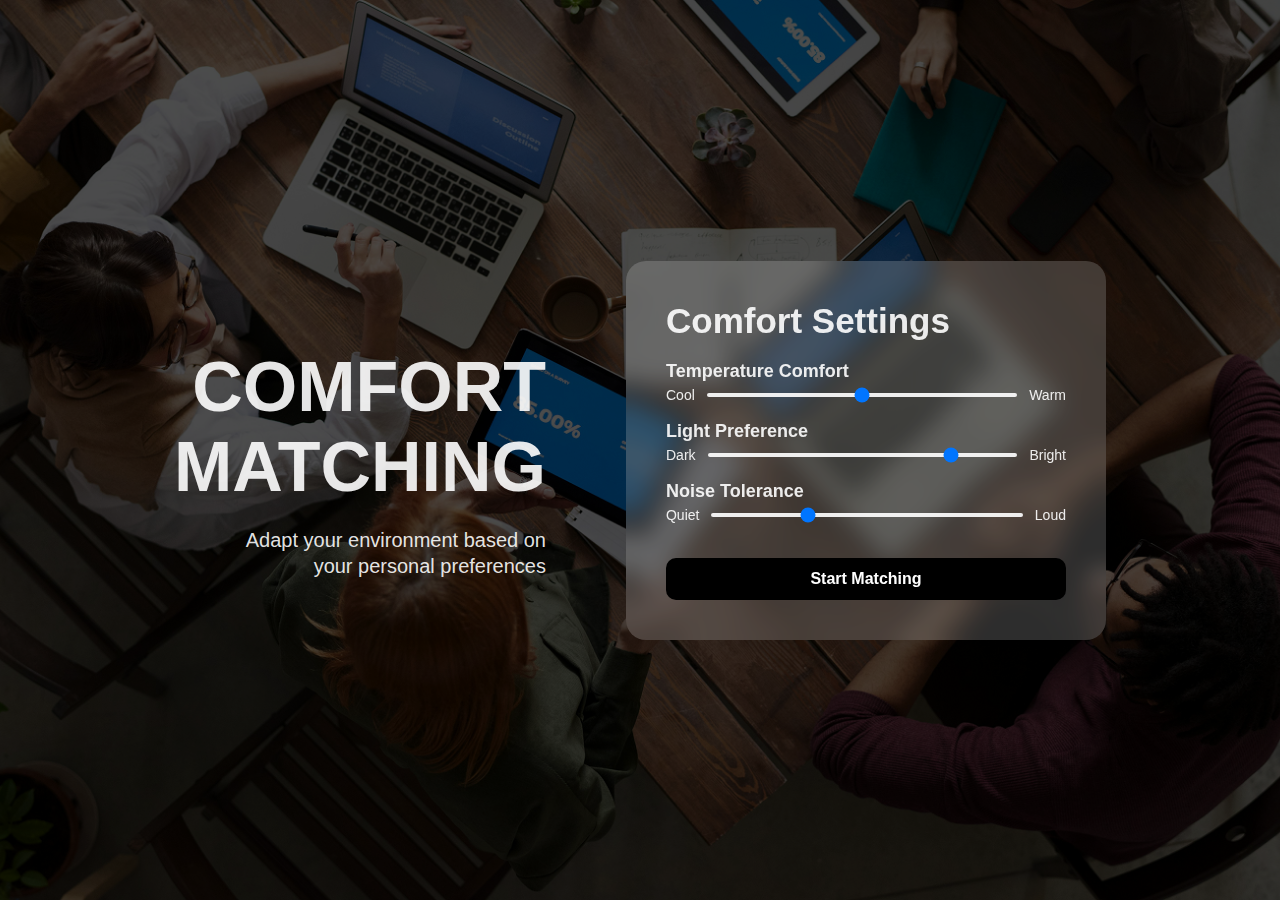
<file: index.html>
<!DOCTYPE html>
<html lang="en">
<head>
  <meta charset="UTF-8" />
  <meta name="viewport" content="width=device-width, initial-scale=1.0" />
  <title>Comfort Matching</title>
  <link rel="stylesheet" href="style.css" />
</head>
<body class="matching-body">
  <div class="overlay">
    <div class="left-text">
      <h1>COMFORT<br>MATCHING</h1>
      <p>Adapt your environment based on<br>your personal preferences</p>
    </div>

    <div class="settings-box">
      <h2>Comfort Settings</h2>

      <label>Temperature Comfort</label>
      <div class="slider-group">
        <span>Cool</span>
        <input type="range" min="0" max="100" value="50" />
        <span>Warm</span>
      </div>

      <label>Light Preference</label>
      <div class="slider-group">
        <span>Dark</span>
        <input type="range" min="0" max="100" value="80" />
        <span>Bright</span>
      </div>

      <label>Noise Tolerance</label>
      <div class="slider-group">
        <span>Quiet</span>
        <input type="range" min="0" max="100" value="30" />
        <span>Loud</span>
      </div>
  <a href="matching.html" class="start-button-matching">Start Matching</a>

    </div>
  </div>
</body>
</html>
</file>
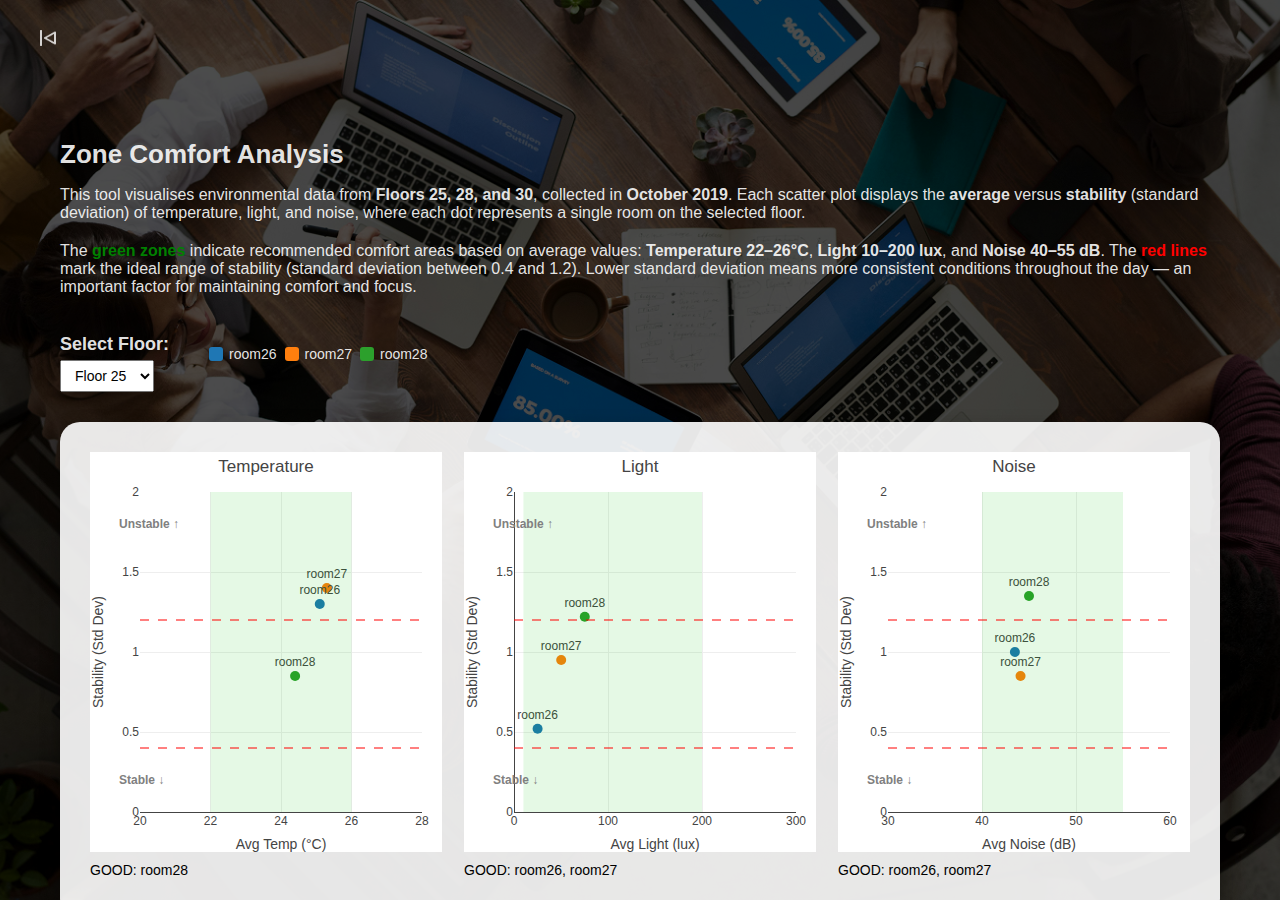
<file: Analysis.html>
<!DOCTYPE html>
<html lang="en">
<head>
  <meta charset="UTF-8" />
  <meta name="viewport" content="width=device-width, initial-scale=1.0" />
  <title>Zone Comfort Analysis</title>
  <link rel="stylesheet" href="style.css" />
  <script src="https://cdn.plot.ly/plotly-2.24.1.min.js"></script>
</head>
<body class="matching-body">
  <div class="overlay">
    <!-- Back Button -->
    <a href="matching.html" class="back-button">
      <img src="icon.png" alt="Back" />
    </a>

    <div class="container">
      <h1>Zone Comfort Analysis</h1>
      <p>
        This tool visualises environmental data from <strong>Floors 25, 28, and 30</strong>, collected in <strong>October 2019</strong>.
        Each scatter plot displays the <strong>average</strong> versus <strong>stability</strong> (standard deviation) of temperature, light, and noise,
        where each dot represents a single room on the selected floor.
      </p>
      <p>
      The <span class="highlight">green zones</span> indicate recommended comfort areas based on average values:
      <strong>Temperature 22–26°C</strong>,
      <strong>Light 10–200 lux</strong>, and
      <strong>Noise 40–55 dB</strong>.
      The <span style="color:red; font-weight:bold;">red lines</span> mark the ideal range of stability
      (standard deviation between 0.4 and 1.2).
      Lower standard deviation means more consistent conditions throughout the day —
      an important factor for maintaining comfort and focus.
    </p>

      <!-- Control -->
      <div class="controls-row">
        <div class="dropdown-container">
          <label for="floor-select">Select Floor:</label>
          <select id="floor-select" onchange="handleDropdownChange()">
            <option value="25">Floor 25</option>
            <option value="28">Floor 28</option>
            <option value="30">Floor 30</option>
          </select>
        </div>
        <div class="legend-container" id="zone-legend"></div>
      </div>

      <!-- Three Charts -->
      <div class="charts">
        <div class="chart-block">
          <div id="temp-chart"></div>
          <div class="chart-tip" id="temp-tip"></div>
        </div>
        <div class="chart-block">
          <div id="light-chart"></div>
          <div class="chart-tip" id="light-tip"></div>
        </div>
        <div class="chart-block">
          <div id="noise-chart"></div>
          <div class="chart-tip" id="noise-tip"></div>
        </div>
      </div>
    </div>
  </div>
  <script src="script.js"></script>
</body>
</html>
</file>
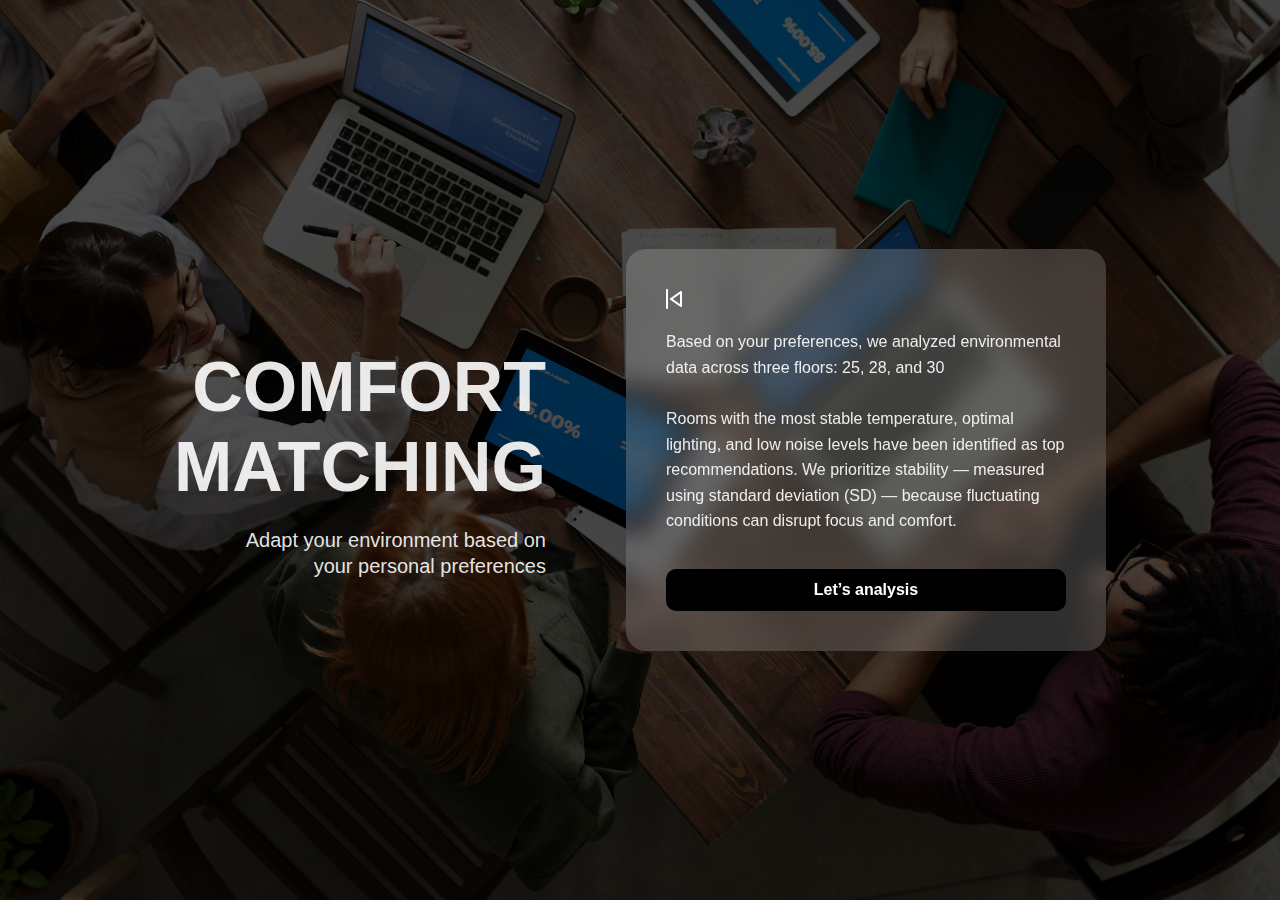
<file: matching.html>
<!DOCTYPE html>
<html lang="en">
<head>
  <meta charset="UTF-8" />
  <meta name="viewport" content="width=device-width, initial-scale=1.0" />
  <title>Comfort Matching</title>
  <link rel="stylesheet" href="style.css" />
</head>
<body class="matching-body">
  <div class="overlay">
    <!-- 左边文字保持不变 -->
    <div class="left-text">
      <h1>COMFORT<br />MATCHING</h1>
      <p>Adapt your environment based on<br />your personal preferences</p>
    </div>

    <!-- 右边盒子保持不变 -->
    <div class="settings-box">
        <a href="homepage.html" class="back-icon">
        <img src="icon.png" alt="Back" />
         </a>
        <p style="line-height: 1.6; font-size: 16px; font-weight: 300;">
        Based on your preferences, we analyzed environmental data across three <strong> floors: 25, 28, and 30 </strong>
        <br /><br />
        Rooms with the most stable temperature, optimal lighting, and low noise levels have been identified as top recommendations. We prioritize stability — measured using standard deviation (SD) — because fluctuating conditions can disrupt focus and comfort. 
      </p>
      <a href="Analysis.html" class="start-button-matching">Let’s analysis</a>
    </div>
  </div>
</body>
</html>
</file>
<file: style.css>
/*  Homepage Styles  */
.homepage-body {
  margin: 0;
  padding: 0;
  font-family: Arial, sans-serif;
  background: linear-gradient(to bottom right, #1e3c72, #2a5298); /* Gradient background */
  color: white;
  display: flex;
  justify-content: center;
  align-items: center;
  height: 100vh; /* Full viewport height */
  text-align: center;
}

.welcome-container h1 {
  font-size: 48px;
  margin-bottom: 20px;
  line-height: 1.2;
}

.welcome-container .highlight {
  color: #fbc531;
}

.welcome-container p {
  font-size: 18px;
  margin-bottom: 30px;
  color: #ddd;
}

.start-button {
  background-color: #ffffff;
  color: #1e3c72;
  padding: 12px 24px;
  border-radius: 8px;
  font-weight: bold;
  text-decoration: none;
  font-size: 16px;
  transition: all 0.3s ease;
}

.start-button:hover {
  background-color: #fbc531;
  color: rgba(255, 255, 255, 0.901);
}

/*  Matching Settings Page  */
.matching-body {
  margin: 0;
  padding: 0;
  background-image: url('background.png');
  background-size: cover;
  background-position: center;
  font-family: Arial, sans-serif;
  height: 100vh;
  color: rgba(255, 255, 255, 0.899);
}

.overlay {
  position: absolute;
  top: 0;
  left: 0;
  width: 100%;
  padding-top: 40px;
  background-color: rgba(0, 0, 0, 0.7); /* Semi-transparent dark overlay */
  height: 100%;
  overflow-y: auto;
  display: flex;
  justify-content: center; 
  align-items: center;
  padding: 60px;
  box-sizing: border-box;
  gap: 80px;  
  min-height: 100%;
}

.left-text {
  max-width: 500px;
  text-align: right; /* Align heading and paragraph to the right */
}

.left-text h1 {
  font-size: 70px;
  font-weight: bold;
  margin-bottom: 20px;
}

.left-text p {
  font-size: 20px;
  line-height: 1.3;
  font-weight: 200;
}

.settings-box {
  width: 400px;
  padding: 40px;
  border-radius: 20px;
  background-color: rgba(255, 255, 255, 0.175);
  backdrop-filter: blur(12px); /* Glassmorphism effect */
  color: rgba(255, 255, 255, 0.901);
}

.settings-box h2 {
  font-size: 35px;
  margin: 0 0 20px 0;
}

label {
  display: block;
  margin: 18px 0 5px;
  font-weight: bold;
  font-size: 18px;
}

.slider-group {
  display: flex;
  align-items: center;
  justify-content: space-between;
  gap: 10px;
}

.slider-group input[type="range"] {
  flex: 1;
  appearance: none;
  height: 4px;
  background: rgba(255, 255, 255, 0.915);
  border-radius: 4px;
}

.slider-group span {
  font-size: 14px;
}

.start-button-matching {
  display: block;
  margin-top: 35px;
  background-color: black;
  color: white;
  text-align: center;
  padding: 12px;
  border-radius: 10px;
  text-decoration: none;
  font-weight: bold;
  font-size: 16px;
  transition: 0.3s;
}

.start-button-matching:hover {
  background-color: #4444441d;
}

/*  Global Page Body  */
body {
  font-family: Arial, sans-serif;
  margin: 30px;
  background: #fff;
  color: #111;
}

/*  Main Content Container  */
.container {
  max-width: 1200px;
  margin: 0 auto;
  text-align: left;
  padding-top: 200px;  
  padding-bottom: 60px; 
}

h1 {
  font-size: 26px;
  margin-bottom: 10px;
}

p {
  font-size: 16px;
  margin-bottom: 20px;
}

.highlight {
  color: green;
  font-weight: bold;
}

/*  Controls and Dropdown Section  */
.controls-row {
  display: flex;
  align-items: center;
  margin-bottom: 20px;
  gap: 20px;
  flex-wrap: nowrap;
}

.dropdown-container {
  flex-shrink: 0; /* Prevent dropdown from shrinking */
}

select {
  padding: 6px 10px;
  font-size: 14px;
  cursor: pointer;
}

/*  Zone Legend Styling  */
#zone-legend {
  display: flex;
  flex-wrap: wrap;
  align-items: center;
  gap: 8px;
  margin-left: 20px;
}

.legend-item {
  display: flex;
  align-items: center;
  font-size: 14px;
}

.legend-color {
  width: 14px;
  height: 14px;
  margin-right: 6px;
  border-radius: 3px;
}

/*  Chart Container  */
.charts {
  display: flex;
  justify-content: space-between;
  flex-wrap: wrap;
  background-color: rgba(255, 255, 255, 0.9); /* White semi-transparent background */
  border-radius: 20px;
  padding: 30px;
  margin-top: 30px;
  box-shadow: 0 8px 20px rgba(0, 0, 0, 0.3); /* Card-like shadow */
}

/*  Individual Chart Blocks  */
#temp-chart, #light-chart, #noise-chart {
  width: 32%;
  min-width: 300px;
  height: 400px;
}

/*  Back Button for Navigation  */
.back-button {
  position: absolute;
  top: 30px;
  left: 40px;
  z-index: 1000;
}

.back-button img {
  width: 16px;
  height: 16px;
  opacity: 0.8;
  transition: opacity 0.3s;
}

.back-button img:hover {
  opacity: 1;
}

/*  Chart + Tip Block Wrapper  */
.chart-block {
  width: 32%;
  min-width: 300px;
  text-align: center;
  margin-bottom: 10px;
}

#temp-chart, #light-chart, #noise-chart {
  width: 100%; /* Full width inside chart block */
  height: 400px;
}

/*  Tip Under Each Chart  */
.chart-tip {
  margin-top: 10px;
  font-size: 14px;
  color: black;
  text-align: left;
  font-weight: 500;
}
</file>
